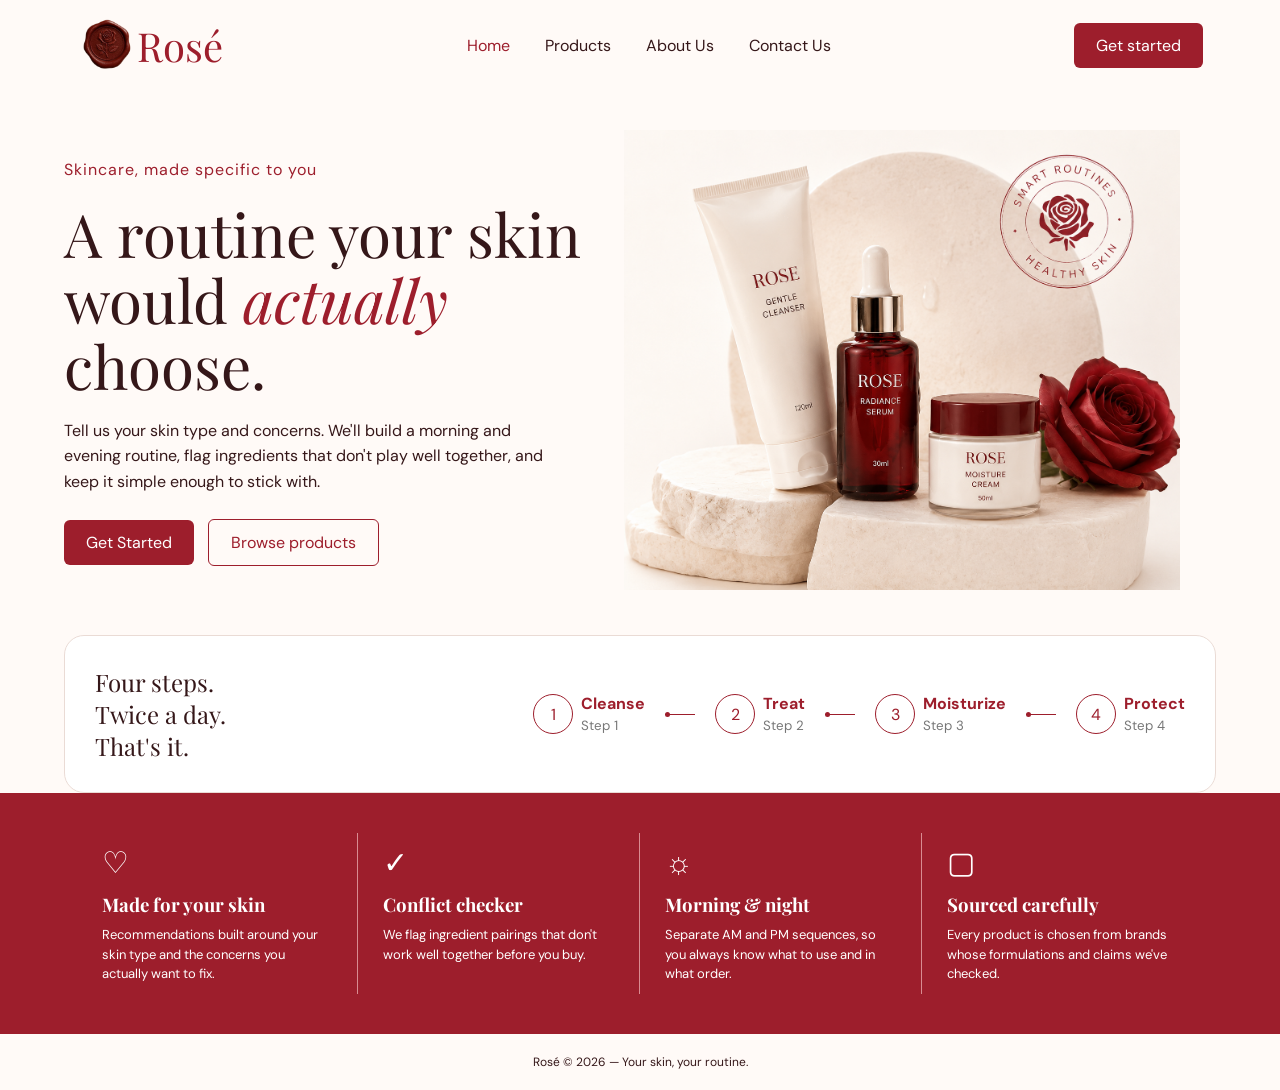
<file: index.html>
<!DOCTYPE html>
<html lang="en">
<head>
    <meta charset="UTF-8">
    <meta name="viewport" content="width=device-width, initial-scale=1.0">
    <title>Rosé | Skincare</title>

    <!-- Google Fonts -->
    <link rel="preconnect" href="https://fonts.googleapis.com">
    <link rel="preconnect" href="https://fonts.gstatic.com" crossorigin>

    <link href="https://fonts.googleapis.com/css2?family=DM+Sans:wght@400;500;600&family=Playfair+Display:ital,wght@0,400;0,500;1,400;1,500&display=swap" rel="stylesheet">

    <!-- Our CSS -->
    <link rel="stylesheet" href="style.css">
</head>
<body>
        <!-- ================= NAVBAR ================= -->

    <header>
        <nav class="navbar">

            <div class="logo">
                <img src="logo.png" alt="Rosé logo">
                <span>Rosé</span>
            </div>

            <div class="nav-links">
                <a href="index.html" class="active" aria-current="page">Home</a>
                <a href="products.html">Products</a>
                <a href="about.html">About Us</a>
                <a href="about.html#contact">Contact Us</a>
            </div>

            <div class="nav-buttons">
                <a class="button" href="Rose.html">Get started</a>
            </div>

        </nav>
    </header>


    <!-- ================= HERO SECTION ================= -->

    <main>

        <section class="hero">

            <!-- Left side -->
            <div class="hero-text">

                <p class="small-heading">
                    Skincare, made specific to you
                </p>

                <h1>
                    A routine your skin
                    would <i>actually</i> choose.
                </h1>

                <p class="description">
                    Tell us your skin type and concerns.
                    We'll build a morning and evening routine,
                    flag ingredients that don't play well together,
                    and keep it simple enough to stick with.
                </p>

                <div class="hero-buttons">
                    <a class="button" href="Rose.html">
                        Get Started
                    </a>

                    <a class="outline-button" href="products.html">
                        Browse products
                    </a>
                </div>


            </div>


            <!-- Right side -->
            <div class="products">
                <img src="heroimg.png" alt="Rosé cleanser, serum, and moisturizer">

            </div>

        </section>


        <!-- ================= ROUTINE ================= -->

        <section class="routine">

            <h2>
                Four steps.<br>
                Twice a day.<br>
                That's it.
            </h2>

            <div class="steps">

                <div class="step">
                    <div class="step-number">1</div>
                    <div>
                        <strong>Cleanse</strong>
                        <small>Step 1</small>
                    </div>
                </div>

                <div class="line"></div>

                <div class="step">
                    <div class="step-number">2</div>
                    <div>
                        <strong>Treat</strong>
                        <small>Step 2</small>
                    </div>
                </div>

                <div class="line"></div>

                <div class="step">
                    <div class="step-number">3</div>
                    <div>
                        <strong>Moisturize</strong>
                        <small>Step 3</small>
                    </div>
                </div>

                <div class="line"></div>

                <div class="step">
                    <div class="step-number">4</div>
                    <div>
                        <strong>Protect</strong>
                        <small>Step 4</small>
                    </div>
                </div>

            </div>

        </section>

    </main>


    <!-- ================= FEATURES ================= -->

    <section class="features">

        <div class="feature-container">

            <div class="feature">
                <div class="feature-icon">♡</div>
                <h3>Made for your skin</h3>
                <p>
                    Recommendations built around your skin type
                    and the concerns you actually want to fix.
                </p>
            </div>

            <div class="feature">
                <div class="feature-icon">✓</div>
                <h3>Conflict checker</h3>
                <p>
                    We flag ingredient pairings that don't work
                    well together before you buy.
                </p>
            </div>

            <div class="feature">
                <div class="feature-icon">☼</div>
                <h3>Morning & night</h3>
                <p>
                    Separate AM and PM sequences, so you always
                    know what to use and in what order.
                </p>
            </div>

            <div class="feature">
                <div class="feature-icon">▢</div>
                <h3>Sourced carefully</h3>
                <p>
                    Every product is chosen from brands whose
                    formulations and claims we've checked.
                </p>
            </div>

        </div>

    </section>


    <!-- ================= FOOTER ================= -->

    <footer>
        Rosé © 2026 — Your skin, your routine.
    </footer>

</body>
</html>
</file>
<file: style.css>
* {
    margin: 0;
    padding: 0;
    box-sizing: border-box;
}

body {
    font-family: "DM Sans", sans-serif;
    background-color: #fffaf7;
    color: #351719;
    overflow-x: hidden;
}

/* =========================
   NAVBAR
========================= */

header {
    padding: 15px 6%;
    animation: fadeDown 0.8s ease;
}

.navbar {
    display: flex;
    justify-content: space-between;
    align-items: center;
}

.logo {
    display: flex;
    align-items: center;
}

.logo img {
    width: 60px;
}



.logo span {
    font-family: "Playfair Display", serif;
    font-size: 40px;
    color: #9d1e2c;
}

.nav-links {
    display: flex;
    gap: 35px;
}

.nav-links a {
    text-decoration: none;
    color: #351719;
    position: relative;
    transition: color 0.3s ease;
}

.nav-links a:hover {
    color: #9d1e2c;
}


.nav-links .active {
    color: #9d1e2c;
}


.button {
    display: inline-block;
    background-color: #9d1e2c;
    color: white;
    border: none;
    padding: 12px 22px;
    border-radius: 6px;
    cursor: pointer;
    text-decoration: none;
    transition: all 0.3s ease;
}

.button:hover {
    background-color: #7d1723;
    transform: translateY(-3px);
    box-shadow: 0 6px 15px rgba(157, 30, 44, 0.2);
}


/* =========================
   HERO
========================= */

.hero {
    display: flex;
    align-items: center;
    width: 90%;
    margin: 40px auto;
    animation: fadeUp 1s ease;
}

.hero-text {
    width: 50%;
}

.small-heading {
    color: #9d1e2c;
    margin-bottom: 20px;
    letter-spacing: 1px;
}

h1 {
    font-family: "Playfair Display", serif;
    font-size: 60px;
    font-weight: normal;
    line-height: 1.1;
}

h1 i {
    color: #9d1e2c;
}

.description {
    margin-top: 20px;
    line-height: 1.6;
    max-width: 500px;
}

.hero-buttons {
    margin-top: 25px;
}

.outline-button {
    display: inline-block;
    background-color: transparent;
    color: #9d1e2c;
    border: 1px solid #9d1e2c;
    padding: 12px 22px;
    border-radius: 6px;
    margin-left: 10px;
    cursor: pointer;
    text-decoration: none;
    transition: all 0.3s ease;
}

.outline-button:hover {
    background-color: #9d1e2c;
    color: white;
    transform: translateY(-3px);
}


/* =========================
   PRODUCT IMAGE
========================= */

.products {
    width: 60%;
    animation: float 4s ease-in-out infinite;
}

.products img {
    width: 100%;
    max-height: 460px;
    height: auto;
    object-fit: contain;
    transition: transform 0.5s ease;
}

.products img:hover {
    transform: scale(1.03) rotate(1deg);
}


/* =========================
   ROUTINE
========================= */

.routine {
    width: 90%;
    margin: auto;
    padding: 30px;
    background-color: white;
    border: 1px solid #eadbd5;
    border-radius: 20px;
    display: flex;
    align-items: center;
    justify-content: space-between;

    animation: fadeUp 1s ease 0.3s both;
}

.routine h2 {
    font-family: "Playfair Display", serif;
    font-weight: normal;
}

.steps {
    display: flex;
    align-items: center;
    gap: 20px;
}

.step {
    display: flex;
    align-items: center;
    gap: 8px;

    transition: transform 0.3s ease;
}

.step:hover {
    transform: translateY(-5px) rotate(-1deg);
}

.step-number {
    border: 1px solid #9d1e2c;
    border-radius: 50%;
    width: 40px;
    height: 40px;

    display: flex;
    justify-content: center;
    align-items: center;

    color: #9d1e2c;

    transition: all 0.3s ease;
}

.step:hover .step-number {
    background-color: #9d1e2c;
    color: white;
    transform: rotate(8deg);
}

.step strong {
    color: #9d1e2c;
    display: block;
}

.step small {
    color: #777;
}

.line {
    width: 30px;
    height: 1px;
    background-color: #9d1e2c;

    position: relative;
}

/* little moving dot */

.line::after {
    content: "";
    position: absolute;
    width: 5px;
    height: 5px;
    background-color: #9d1e2c;
    border-radius: 50%;
    top: -2px;

    animation: moveDot 2s linear infinite;
}


/* =========================
   FEATURES
========================= */

.features {
    background-color: #9d1e2c;
    color: white;
    padding: 40px 6%;
    margin-top: 0;

    animation: fadeUp 1s ease 0.5s both;
}

.feature-container {
    display: grid;
    grid-template-columns: repeat(4, minmax(0, 1fr));
}

.feature {
    padding: 10px 25px;
    border-right: 1px solid #d98b91;

    transition: transform 0.3s ease;
}

.feature:hover {
    transform: translateY(-6px);
}

.feature:last-child {
    border: none;
}

.feature-icon {
    font-size: 30px;
    margin-bottom: 10px;

    display: inline-block;
    animation: tinyBounce 2.5s ease-in-out infinite;
}

.feature h3 {
    font-family: "Playfair Display", serif;
    margin-bottom: 8px;
}

.feature p {
    font-size: 13px;
    line-height: 1.5;
}


/* =========================
   FOOTER
========================= */

footer {
    text-align: center;
    padding: 20px;
    font-size: 12px;
}


/* =========================
   ANIMATIONS
========================= */

/* Navbar comes down */

@keyframes fadeDown {
    from {
        opacity: 0;
        transform: translateY(-20px);
    }

    to {
        opacity: 1;
        transform: translateY(0);
    }
}


/* Sections appear upward */

@keyframes fadeUp {
    from {
        opacity: 0;
        transform: translateY(25px);
    }

    to {
        opacity: 1;
        transform: translateY(0);
    }
}


/* Product image gently floats */

@keyframes float {
    0% {
        transform: translateY(0);
    }

    50% {
        transform: translateY(-8px);
    }

    100% {
        transform: translateY(0);
    }
}

@media (max-width: 768px) {
    header {
        padding: 15px 5%;
    }

    .navbar {
        flex-wrap: wrap;
        gap: 12px;
    }

    .nav-links {
        order: 3;
        width: 100%;
        flex-wrap: wrap;
        gap: 12px 20px;
    }

    .hero {
        flex-direction: column;
        align-items: stretch;
        gap: 20px;
    }

    .hero-text,
    .products {
        width: 100%;
    }

    h1 {
        font-size: clamp(38px, 8vw, 54px);
    }

    .steps {
        display: grid;
        grid-template-columns: repeat(2, minmax(0, 1fr));
        gap: 18px 12px;
    }

    .line {
        display: none;
    }

    .feature-container {
        grid-template-columns: repeat(2, minmax(0, 1fr));
    }

    .feature:nth-child(2) {
        border-right: 0;
    }

    .feature:nth-child(-n + 2) {
        border-bottom: 1px solid #d98b91;
    }
}

@media (max-width: 480px) {
    header {
        padding: 14px 18px;
    }

    .logo img {
        width: 40px;
    }

    .logo span {
        font-size: 30px;
    }

    .hero {
        width: calc(100% - 36px);
        margin: 28px auto;
    }

    h1 {
        font-size: clamp(34px, 10vw, 46px);
    }

    .outline-button {
        margin-left: 0;
    }

    .routine {
        width: calc(100% - 36px);
        padding: 22px;
    }

    .features {
        padding: 30px 18px;
    }

    .feature-container {
        grid-template-columns: 1fr;
    }

    .feature {
        padding: 18px 8px;
        border-right: 0;
        border-bottom: 1px solid #d98b91;
    }

    .feature:last-child {
        border-bottom: 0;
    }
}
</file>
